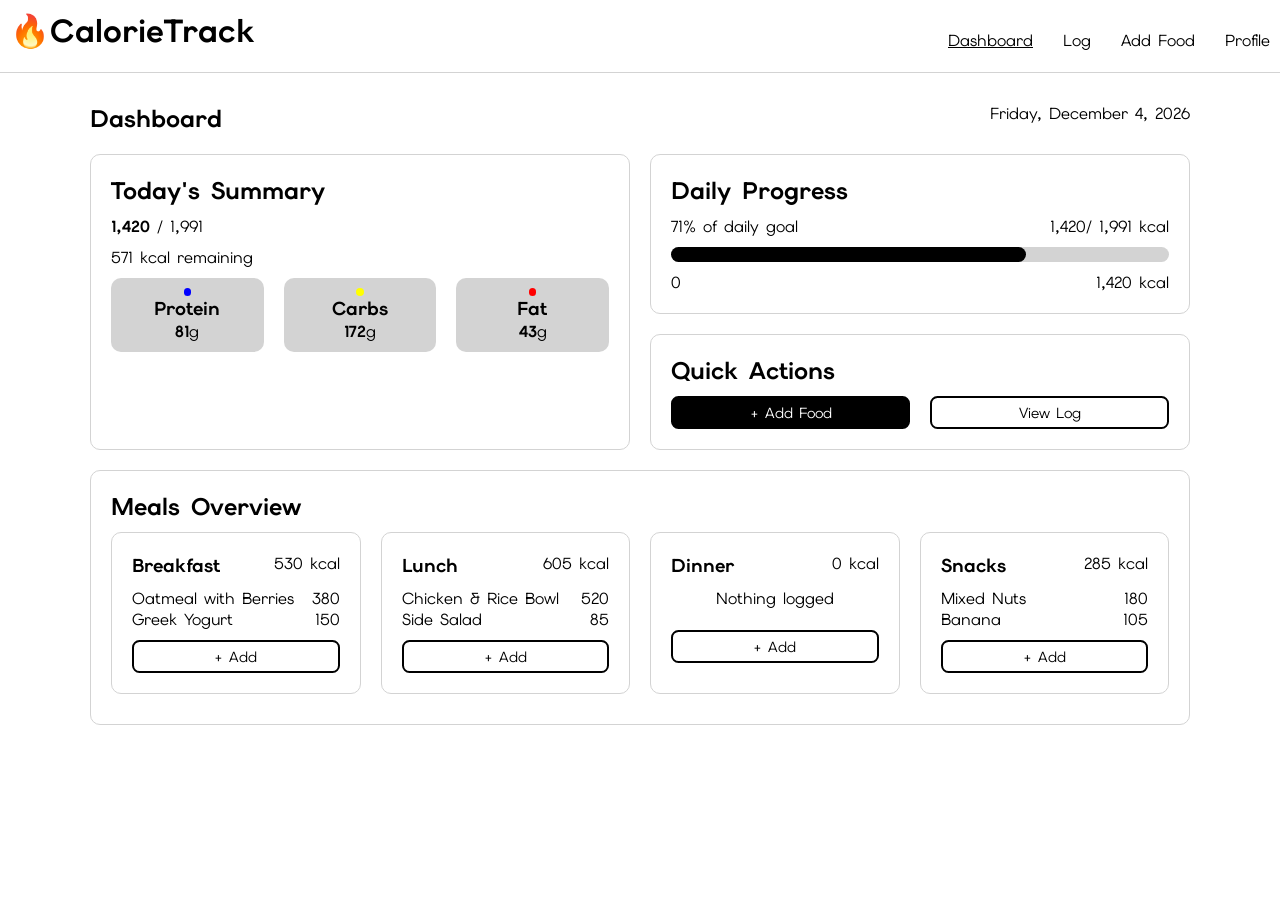
<file: index.html>
<!DOCTYPE html>
<html lang="en">
<head>
    <meta charset="UTF-8">
    <meta name="viewport" content="width=device-width, initial-scale=1.0">
    <title>Dashboard</title>
    <link rel="stylesheet" href="styles.css">
    <link rel="stylesheet" href="index.css">
    <script src="index.js" defer></script>
</head>
<body>

    <header>
        <h1>🔥CalorieTrack</h1>

        <nav>
            <ul>
                <li><a href="index.html" id="currentLink">Dashboard</a></li>
                <li><a href="log.html">Log</a></li>
                <li><a href="add-food.html">Add Food</a></li>
                <li><a href="profile.html">Profile</a></li>
            </ul>
        </nav>

        <img> <!-- DarkMode/LightMode -->
    </header>

    <main>
        <section id="heading">
            <h1>Dashboard</h1>
            <p id="date">Day, Month #, 20XX</p>
        </section>

        <section class="widget" id="summary">
            <h2>Today's Summary</h2>
            <p class="calorieCount"><strong>X,XXX</strong> / X,XXX</p>
            <p class="remainingCalories">xxx kcal remaining</p>

            <div id="macros">
                <section class="macro" id="proteinMacro">
                    <div class="dot" id="blueDot"></div>
                    <h3>Protein</h3>
                    <p><strong>xx</strong>g</p>
                </section>
                <section class="macro" id="carbMacro">
                    <div class="dot" id="yellowDot"></div>
                    <h3>Carbs</h3>
                    <p><strong>xx</strong>g</p>
                </section>
                <section class="macro" id="fatMacro">
                    <div class="dot" id="redDot"></div>
                    <h3>Fat</h3>
                    <p><strong>xx</strong>g</p>
                </section>
            </div>
            
        </section>

        <section class="widget" id="dailyProgress">
            <h2>Daily Progress</h2>
            <p class="percentOfGoal">XX% of daily goal</p>
            <p class="rightAlign fractionalProgress">x,xxx / x,xxx kcal</p>
            <div class="progressBar" id="dailyProgressBar"><div></div></div>
            <p>0</p>
            <p class="rightAlign barCalCount">x,xxx kcal</p>
        </section>

        <section class="widget" id="quickActions">
            <h2>Quick Actions</h2>
            <div id="quickActionButtons">
                <button type="button" class="reverseColor">+ Add Food</button>
                <button type="button">View Log</button>
            </div>
        </section>

        <section class="widget" id="mealsOverview">
            <h2>Meals Overview</h2>

            <div id="mealOverviews">
                <!-- This is what a meal overview would look like

                <section class="mealOverview">
                    <div class="mealOverviewHeader">
                        <h3>Breakfast</h3>
                        <p class="rightAlign total">xxx kcal</p>
                    </div>
                    <div class="foodItems">
                        <div class="foodItem">
                            <p>Food Name</p>
                            <p class="rightAlign">xxx</p>
                        </div>
                        <p class="noFoodItem">Nothing logged</p>
                    </div>
                    <button type="button" class="mealAddButton">+ Add</button>
                </section>

                -->
            </div>
            
        </section>

    </main>
</body>
</html>
</file>
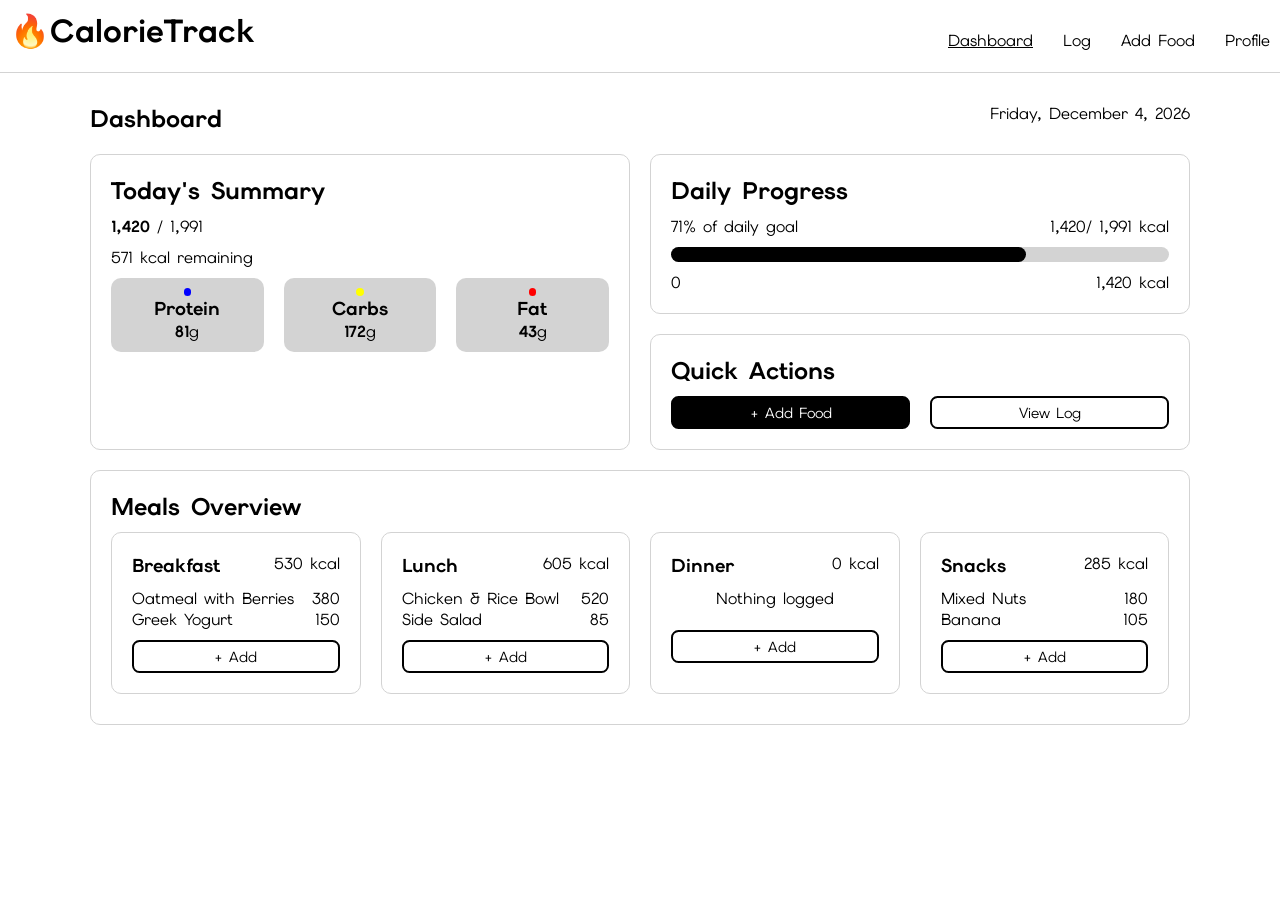
<file: front-end/index.html>
<!DOCTYPE html>
<html lang="en">
<head>
    <meta charset="UTF-8">
    <meta name="viewport" content="width=device-width, initial-scale=1.0">
    <title>Dashboard</title>
    <link rel="stylesheet" href="styles.css">
    <link rel="stylesheet" href="index.css">
    <script src="index.js" defer></script>
</head>
<body>

    <header>
        <h1>🔥CalorieTrack</h1>

        <nav>
            <ul>
                <li><a href="index.html" id="currentLink">Dashboard</a></li>
                <li><a href="log.html">Log</a></li>
                <li><a href="add-food.html">Add Food</a></li>
                <li><a href="profile.html">Profile</a></li>
            </ul>
        </nav>

        <img> <!-- DarkMode/LightMode -->
    </header>

    <main>
        <section id="heading">
            <h1>Dashboard</h1>
            <p id="date">Day, Month #, 20XX</p>
        </section>

        <section class="widget" id="summary">
            <h2>Today's Summary</h2>
            <p class="calorieCount"><strong>X,XXX</strong> / X,XXX</p>
            <p class="remainingCalories">xxx kcal remaining</p>

            <div id="macros">
                <section class="macro" id="proteinMacro">
                    <div class="dot" id="blueDot"></div>
                    <h3>Protein</h3>
                    <p><strong>xx</strong>g</p>
                </section>
                <section class="macro" id="carbMacro">
                    <div class="dot" id="yellowDot"></div>
                    <h3>Carbs</h3>
                    <p><strong>xx</strong>g</p>
                </section>
                <section class="macro" id="fatMacro">
                    <div class="dot" id="redDot"></div>
                    <h3>Fat</h3>
                    <p><strong>xx</strong>g</p>
                </section>
            </div>
            
        </section>

        <section class="widget" id="dailyProgress">
            <h2>Daily Progress</h2>
            <p class="percentOfGoal">XX% of daily goal</p>
            <p class="rightAlign fractionalProgress">x,xxx / x,xxx kcal</p>
            <div class="progressBar" id="dailyProgressBar"><div></div></div>
            <p>0</p>
            <p class="rightAlign barCalCount">x,xxx kcal</p>
        </section>

        <section class="widget" id="quickActions">
            <h2>Quick Actions</h2>
            <div id="quickActionButtons">
                <button type="button" class="reverseColor" onclick="location.href='add-food.html'">+ Add Food</button>
                <button type="button" onclick="location.href='log.html'">View Log</button>
            </div>
        </section>

        <section class="widget" id="mealsOverview">
            <h2>Meals Overview</h2>

            <div id="mealOverviews">
                <!-- This is what a meal overview would look like

                <section class="mealOverview">
                    <div class="mealOverviewHeader">
                        <h3>Breakfast</h3>
                        <p class="rightAlign total">xxx kcal</p>
                    </div>
                    <div class="foodItems">
                        <div class="foodItem">
                            <p>Food Name</p>
                            <p class="rightAlign">xxx</p>
                        </div>
                        <p class="noFoodItem">Nothing logged</p>
                    </div>
                    <button type="button" class="mealAddButton">+ Add</button>
                </section>

                -->
            </div>
            
        </section>

    </main>
</body>
</html>
</file>
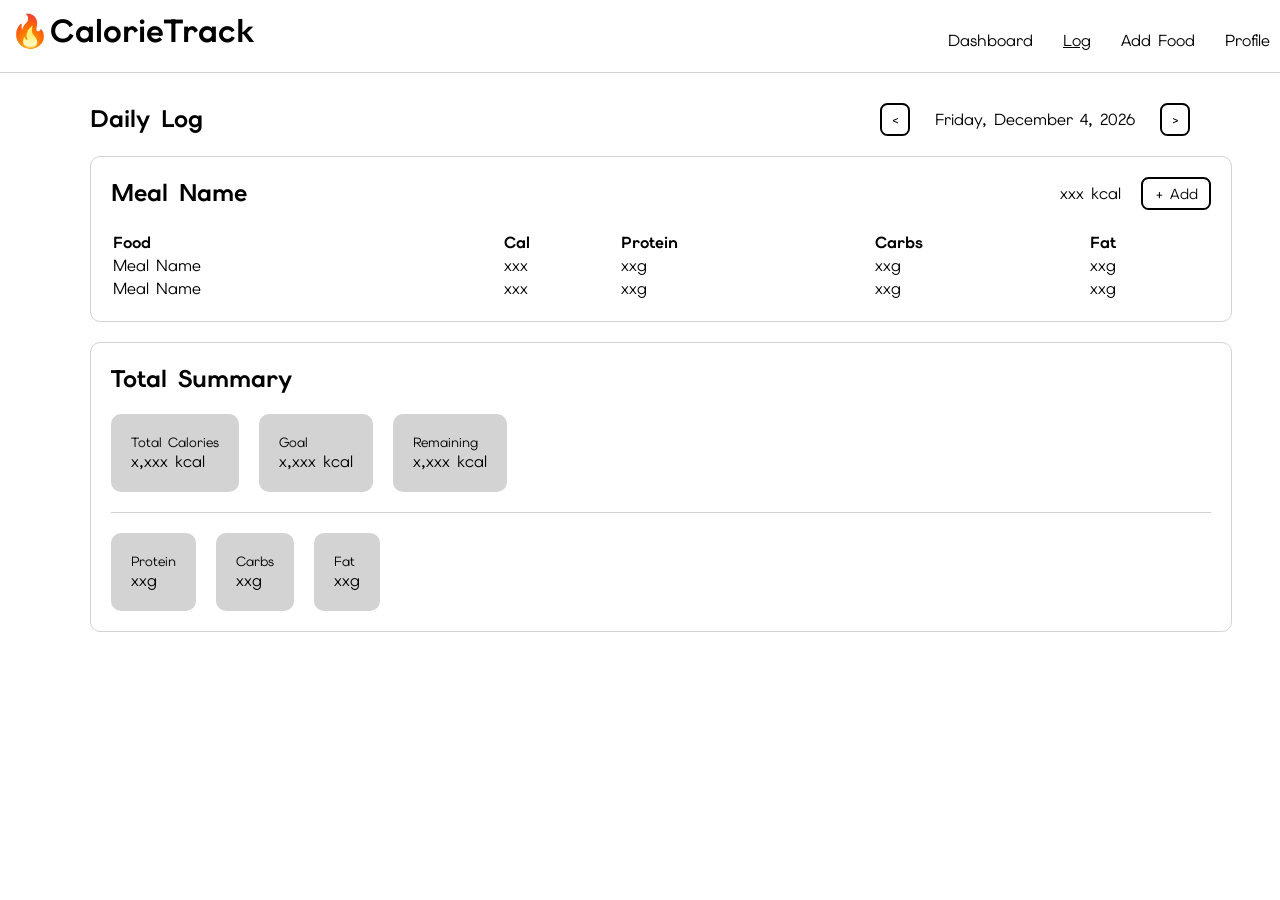
<file: log.html>
<!DOCTYPE html>
<html lang="en">
<head>
    <meta charset="UTF-8">
    <meta name="viewport" content="width=device-width, initial-scale=1.0">
    <title>Log</title>
    <link rel="stylesheet" href="styles.css">
    <link rel="stylesheet" href="log.css">
    <script src="log.js" defer></script>
</head>
<body>
    <header>
        <h1>🔥CalorieTrack</h1>

        <nav>
            <ul>
                <li><a href="index.html">Dashboard</a></li>
                <li><a href="log.html" id="currentLink">Log</a></li>
                <li><a href="add-food.html">Add Food</a></li>
                <li><a href="profile.html">Profile</a></li>
            </ul>
        </nav>

        <img> <!-- DarkMode/LightMode -->
    </header>
    <main>
        <section id="heading">
            <h1> Daily Log</h1>
            <section id="dateInterface">
                <button type="button"><</button>
                <p id="date">Day, Month x, 20XX</p>
                <button type="button">></button>
            </section>
        </section>

        <section id="mealLogs">
            <section class="mealLog">
                <div class="mealHeader">
                    <h2>Meal Name</h2>
                    <p class="rightAlign">xxx kcal</p>
                    <button type="button">+ Add</button>
                </div>
                <table class="mealLogTable">
                    <tr>
                        <th>Food</th>
                        <th>Cal</th>
                        <th>Protein</th>
                        <th>Carbs</th>
                        <th>Fat</th>
                    </tr>
                    <tr>
                        <td>Meal Name</td>
                        <td>xxx</td>
                        <td>xxg</td>
                        <td>xxg</td>
                        <td>xxg</td>
                    </tr>
                    <tr>
                        <td>Meal Name</td>
                        <td>xxx</td>
                        <td>xxg</td>
                        <td>xxg</td>
                        <td>xxg</td>
                    </tr>
                </table>
            </section>
        </section>

        <section id="totalSummary">
            <h2>Total Summary</h2>
            <section id="goalSummary">
                <section id="totalCalories">
                    <h3>Total Calories</h3>
                    <p>x,xxx kcal</p>
                </section>
                <section id="goal">
                    <h3>Goal</h3>
                    <p>x,xxx kcal</p>
                </section>
                <section id="remaining">
                    <h3>Remaining</h3>
                    <p>x,xxx kcal</p>
                </section>
            </section>

            <section id="macros">
                <section id="protein">
                    <h3>Protein</h3>
                    <p>xxg</p>
                </section>
                <section id="carbs">
                    <h3>Carbs</h3>
                    <p>xxg</p>
                </section>
                <section id="fat">
                    <h3>Fat</h3>
                    <p>xxg</p>
                </section>
            </section>
        </section>
    </main>
</body>
</html>
</file>
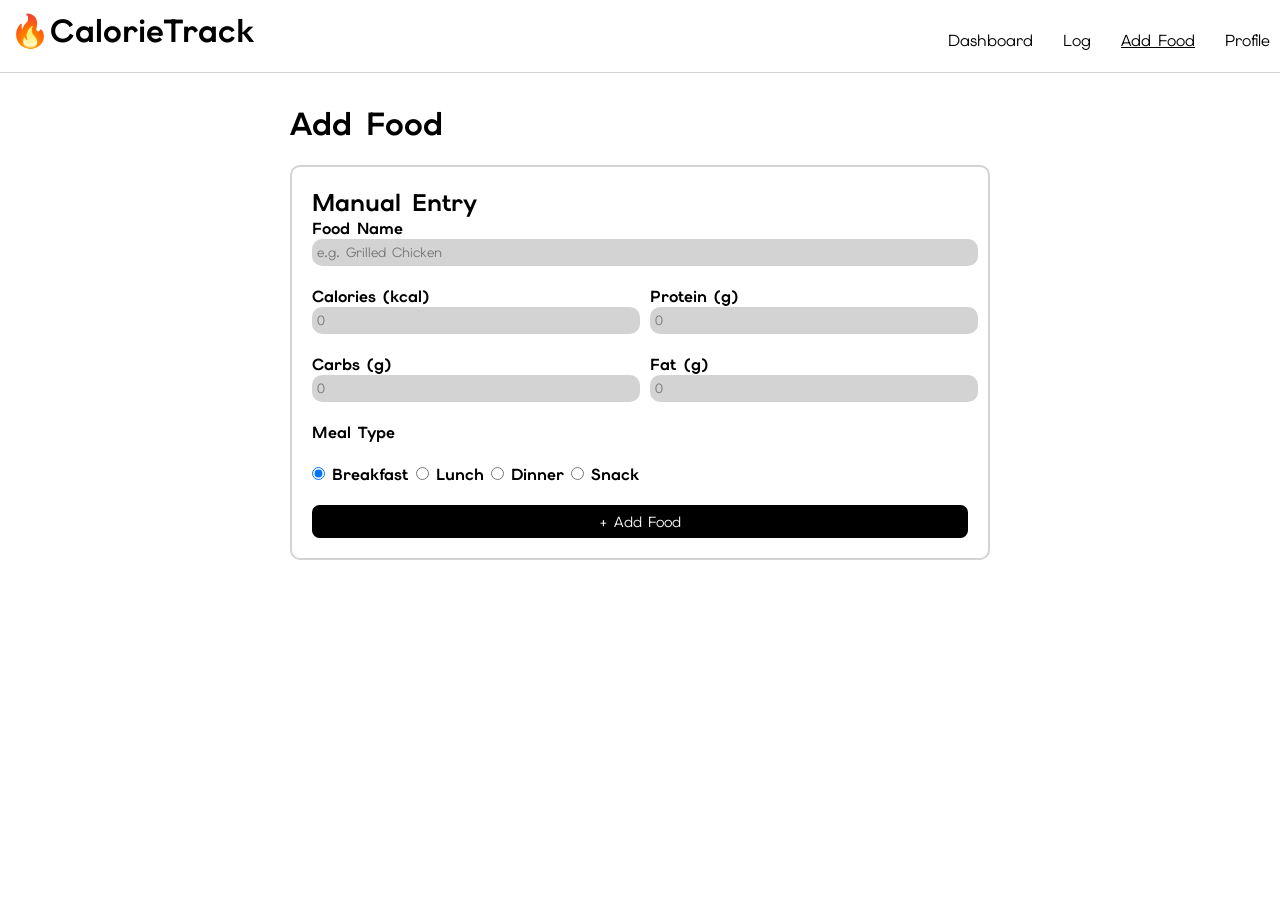
<file: front-end/add-food.html>
<!DOCTYPE html>
<html lang="en">
<head>
    <meta charset="UTF-8">
    <meta name="viewport" content="width=device-width, initial-scale=1.0">
    <title>Add Food</title>
    <link rel="stylesheet" href="styles.css">
    <link rel="stylesheet" href="add-food.css">
    <script src="add-food.js" defer></script>
</head>
<body>
    <header>
        <h1>🔥CalorieTrack</h1>

        <nav>
            <ul>
                <li><a href="index.html">Dashboard</a></li>
                <li><a href="log.html">Log</a></li>
                <li><a href="add-food.html" id="currentLink">Add Food</a></li>
                <li><a href="profile.html">Profile</a></li>
            </ul>
        </nav>

        <img> <!-- DarkMode/LightMode -->
    </header>
    <main>
        <h1>Add Food</h1>

        <!-- <section id="searchSection" class="outline">
            <h2>Search Food</h2>
            <form id="searchForm">
                <input type="text" name="userInput" placeholder="Search food..." required>
                <button type="submit" id="searchButton" class="reverseColor">Search</button>
            </form>
        </section> -->

        <section id="manualEntrySection" class="outline">
            <h2>Manual Entry</h2>
            <form id="manualEntryForm">
                <div class="full">
                    <label for="name">Food Name</label><br>
                    <input type="text" name="name" id="name" placeholder="e.g. Grilled Chicken" required>
                </div>
                <div>
                    <label for="calories">Calories (kcal)</label><br>
                    <input type="number" name="calories" id="calories" placeholder="0" required>
                </div>
                <div>
                    <label for="protein">Protein (g)</label><br>
                    <input type="number" name="protein" id="protein" placeholder="0" required>
                </div>
                <div>
                    <label for="carbs">Carbs (g)</label><br>
                    <input type="number" name="carbs" id="carbs" placeholder="0" required>
                </div>
                <div>
                    <label for="fat">Fat (g)</label><br>
                    <input type="number" name="fat" id="fat" placeholder="0" required>
                </div>
                <fieldset class="full">
                    <legend>Meal Type</legend><br>

                    <input type="radio" name="mealType" value="breakfast" id="breakfast" checked>
                    <label for="breakfast">Breakfast</label>

                    <input type="radio" name="mealType" value="lunch" id="lunch">
                    <label for="lunch">Lunch</label>

                    <input type="radio" name="mealType" value="dinner" id="dinner">
                    <label for="dinner">Dinner</label>

                    <input type="radio" name="mealType" value="snacks" id="snacks">
                    <label for="snacks">Snack</label>
                </fieldset>
                <button type="submit" id="addFoodButton" class="reverseColor full">+ Add Food</button>
            </form>
        </section>
    </main>
</body>
</html>
</file>
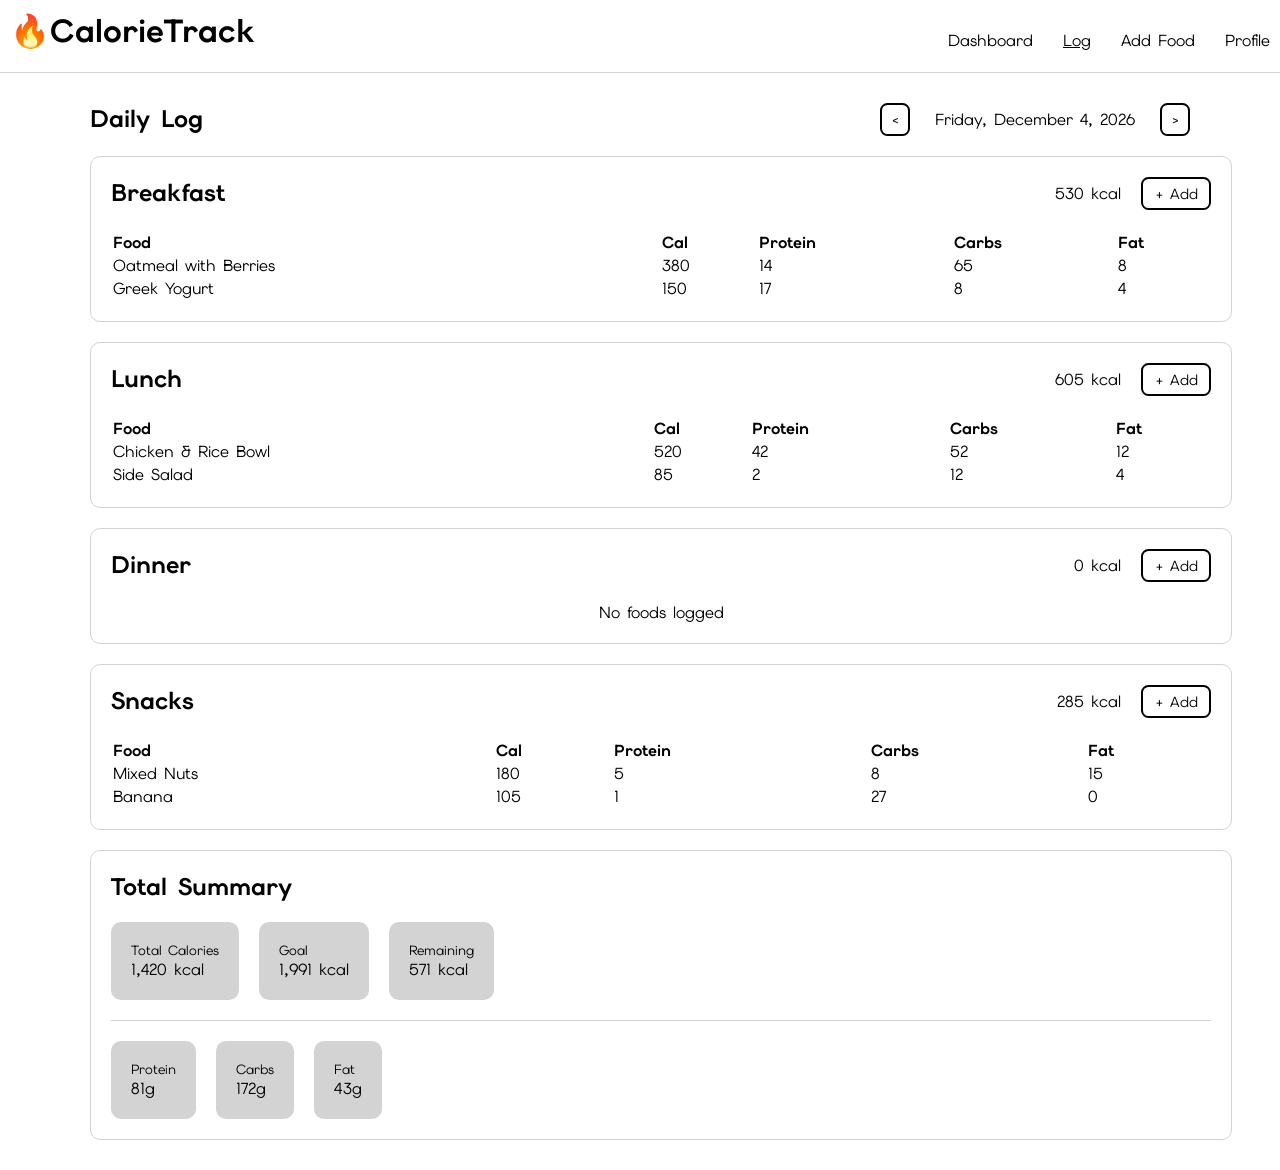
<file: front-end/log.html>
<!DOCTYPE html>
<html lang="en">
<head>
    <meta charset="UTF-8">
    <meta name="viewport" content="width=device-width, initial-scale=1.0">
    <title>Log</title>
    <link rel="stylesheet" href="styles.css">
    <link rel="stylesheet" href="log.css">
    <script src="log.js" defer></script>
</head>
<body>
    <header>
        <h1>🔥CalorieTrack</h1>

        <nav>
            <ul>
                <li><a href="index.html">Dashboard</a></li>
                <li><a href="log.html" id="currentLink">Log</a></li>
                <li><a href="add-food.html">Add Food</a></li>
                <li><a href="profile.html">Profile</a></li>
            </ul>
        </nav>

        <img> <!-- DarkMode/LightMode -->
    </header>
    <main>
        <section id="heading">
            <h1> Daily Log</h1>
            <section id="dateInterface">
                <button type="button"><</button>
                <p id="date">Day, Month x, 20XX</p>
                <button type="button">></button>
            </section>
        </section>

        <section id="mealLogs">
            <!--
            <section class="mealLog">
                <div class="mealHeader">
                    <h2>Meal Name</h2>
                    <p class="rightAlign">xxx kcal</p>
                    <button type="button">+ Add</button>
                </div>
                <table class="mealLogTable">
                    <tr>
                        <th>Food</th>
                        <th>Cal</th>
                        <th>Protein</th>
                        <th>Carbs</th>
                        <th>Fat</th>
                    </tr>
                    <tr>
                        <td>Meal Name</td>
                        <td>xxx</td>
                        <td>xxg</td>
                        <td>xxg</td>
                        <td>xxg</td>
                    </tr>
                    <tr>
                        <td>Meal Name</td>
                        <td>xxx</td>
                        <td>xxg</td>
                        <td>xxg</td>
                        <td>xxg</td>
                    </tr>
                </table>
            </section>
            -->
        </section>

        <section id="totalSummary">
            <h2>Total Summary</h2>
            <section id="goalSummary">
                <section id="totalCalories">
                    <h3>Total Calories</h3>
                    <p>x,xxx kcal</p>
                </section>
                <section id="goal">
                    <h3>Goal</h3>
                    <p>x,xxx kcal</p>
                </section>
                <section id="remaining">
                    <h3>Remaining</h3>
                    <p>x,xxx kcal</p>
                </section>
            </section>

            <section id="macros">
                <section id="protein">
                    <h3>Protein</h3>
                    <p>xxg</p>
                </section>
                <section id="carbs">
                    <h3>Carbs</h3>
                    <p>xxg</p>
                </section>
                <section id="fat">
                    <h3>Fat</h3>
                    <p>xxg</p>
                </section>
            </section>
        </section>
    </main>
</body>
</html>
</file>
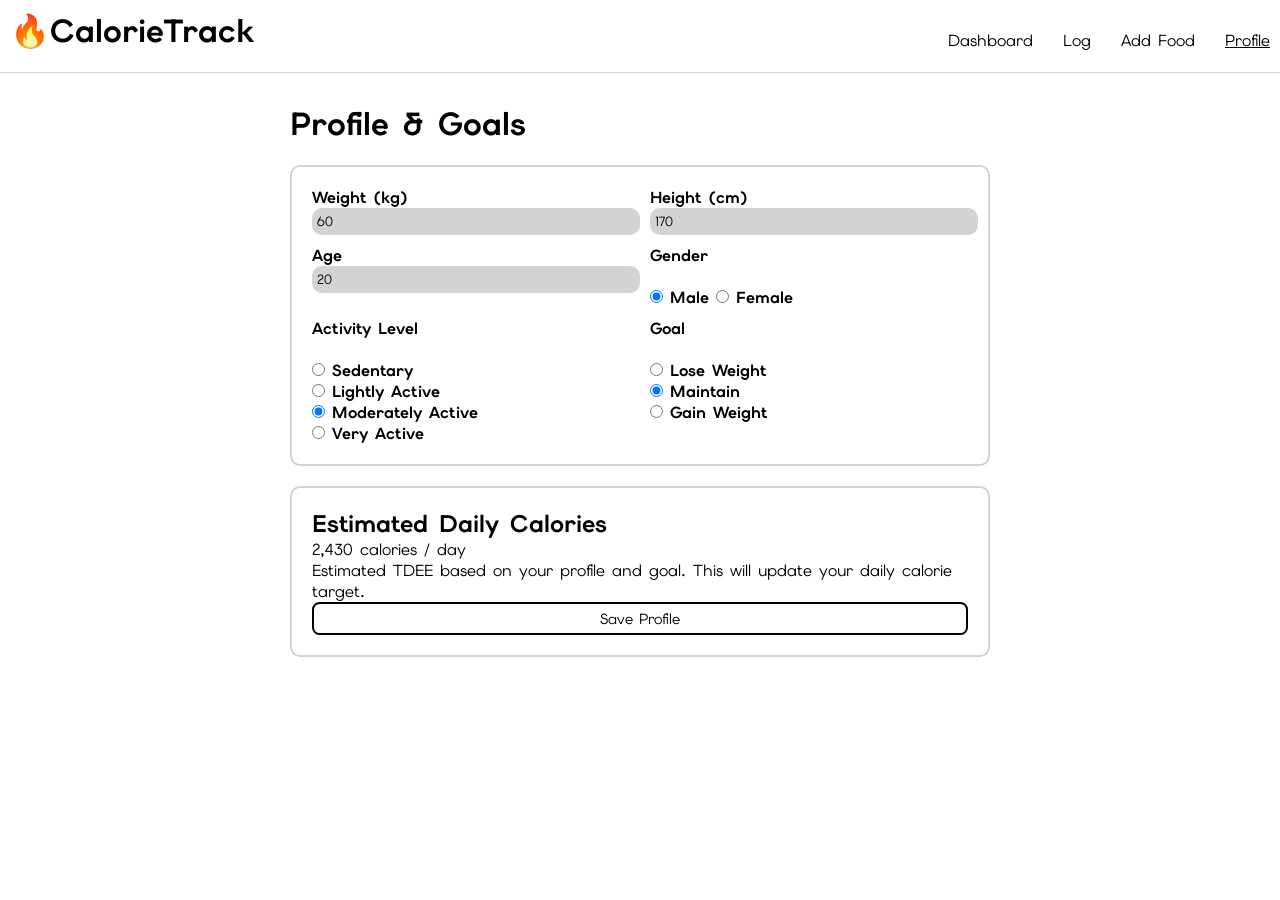
<file: front-end/profile.html>
<!DOCTYPE html>
<html lang="en">
<head>
    <meta charset="UTF-8">
    <meta name="viewport" content="width=device-width, initial-scale=1.0">
    <title>Profile</title>
    <link rel="stylesheet" href="styles.css">
    <link rel="stylesheet" href="profile.css">
    <script src="profile.js" defer></script>
</head>
<body>
    <header>
        <h1>🔥CalorieTrack</h1>

        <nav>
            <ul>
                <li><a href="index.html">Dashboard</a></li>
                <li><a href="log.html">Log</a></li>
                <li><a href="add-food.html">Add Food</a></li>
                <li><a href="profile.html" id="currentLink">Profile</a></li>
            </ul>
        </nav>

        <img> <!-- DarkMode/LightMode -->
    </header>
    <main>
        <h1>Profile & Goals</h1>
        <form id="personalInformationForm">
            <section class="outline" id="mainFormSection">
                <div>
                    <label for="weight">Weight (kg)</label><br>
                    <input type="number" id="weight" name="weight" required>
                </div>
                <div>
                    <label for="height">Height (cm)</label><br>
                    <input type="number" id="height" name="height" required>
                </div>
                <div>
                    <label for="age">Age</label><br>
                    <input type="number" id="age" name="age" required>
                </div>
                <fieldset>
                    <legend>Gender</legend><br>

                    <input type="radio" name="gender" value="male" id="male" checked>
                    <label for="male">Male</label>

                    <input type="radio" name="gender" value="female" id="female">
                    <label for="female">Female</label>
                </fieldset>
                <fieldset>
                    <legend>Activity Level</legend><br>

                    <input type="radio" name="activityLevel" value="sedentary" id="sedentary" checked>
                    <label for="sedentary">Sedentary</label><br>

                    <input type="radio" name="activityLevel" value="light" id="light">
                    <label for="light">Lightly Active</label><br>

                    <input type="radio" name="activityLevel" value="moderate" id="moderate">
                    <label for="moderate">Moderately Active</label><br>

                    <input type="radio" name="activityLevel" value="heavy" id="heavy">
                    <label for="heavy">Very Active</label><br>
                </fieldset>
                <fieldset>
                    <legend>Goal</legend><br>

                    <input type="radio" name="goal" value="loss" id="loss" checked>
                    <label for="loss">Lose Weight</label><br>

                    <input type="radio" name="goal" value="maintain" id="maintain">
                    <label for="maintain">Maintain</label><br>

                    <input type="radio" name="goal" value="gain" id="gain">
                    <label for="gain">Gain Weight</label><br>
                </fieldset>
            </section>

            <section id="finalEstimation" class="outline">
                <h2>Estimated Daily Calories</h2>
                <p>x,xxx calories / day</p>
                <p>Estimated TDEE based on your profile and goal. This will update your daily calorie target.</p>
                <button type="submit" id="save">Save Profile</button>
            </section>
        </form>
    </main>
</body>
</html>
</file>
<file: styles.css>
@import url('https://fonts.googleapis.com/css2?family=Elms+Sans:ital,wght@0,100..900;1,100..900&display=swap');

:root {
    --light-bg-color: white;
    --light-accent-color: lightgray;
    --light-text-color: black;

    --dark-bg-color: black;
    --dark-accent-color: lightgray;
    --dark-text-color: white;
}


* {
    margin: 0;
    padding: 0;
    color: black;
    font-family: "Elms Sans", sans-serif;
}

body {
    background-color: var(--light-bg-color);
}

main {
    display: grid;
    grid-template-columns: 1fr;
    padding: 30px;

    grid-gap: 20px;
    grid-column: 20px;

    max-width: 1100px;
    margin: auto;
}

button {
    background-color: transparent;
    border-style: solid;
    border-radius: 7.5px;
    border-color: --light-text-color;
    padding: 5px;
    font-size: 11pt;
    cursor: pointer;
}

button:hover {
    background-color: var(--light-accent-color);
}

.reverseColor {
    background-color: var(--dark-bg-color);
    color: var(--dark-text-color);
}

.leftAlign {
    text-align: left;
}

.rightAlign {
    text-align: right;
}

#currentLink {
    text-decoration: underline;
}

/* Progress Bar */

.progressBar {
    background-color: var(--light-accent-color);
    border-radius: 100px;
    display: grid;
    grid-template-columns: 50%;
}

.progressBar div {
    border-radius: 100px;
    background-color: var(--light-text-color);
}

/************************ Header ************************/

header {
    border-bottom: 1px solid var(--light-accent-color);
    padding: 10px;
    display: grid;
    grid-template-columns: 1fr 1fr;
    gap: 10px;
}

/* Navigation */

nav ul {
    margin-top: 20px;
    list-style-type: none;
    display: flex;
    justify-content: end;
    gap: 30px;
}

nav ul li a {
    text-decoration: none;
}
</file>
<file: index.css>
/* Header */
#heading {
    grid-column: 1/-1;
    display: grid;
    grid-template-columns: 1fr 1fr;
}

#heading p {
    text-align: right;
}

/********** Widgets **********/

.widget {
    border-style: solid;
    border-color: var(--light-accent-color);
    border-width: 1px;
    border-radius: 10px;
    padding: 20px;
}

/* Today's Summary */

#summary {
    grid-column: 1/2;
    display: flex;
    flex-direction: column;
    row-gap: 10px;
}

#macros {
    display: grid;
    grid-template-columns: 1fr 1fr 1fr;
    gap: 20px;
}

.macro {
    background-color: var(--light-accent-color);
    border-radius: 10px;
    padding: 10px;
    text-align: center;
}

.dot {
    margin: auto;
    border-radius: 100px;
    width: 7.5px;
    height: 7.5px;
}

#blueDot {
    background-color: blue;
}

#yellowDot {
    background-color: yellow;
}

#redDot {
    background-color: red;
}

/* Quick Actions */

#quickActions {
    display: flex;
    flex-direction: column;
    row-gap: 10px;
}

#quickActionButtons {
    display: grid;
    grid-template-columns: 1fr 1fr;
    gap: 20px;
}

/* Daily Progress */

#dailyProgress {
    display: grid;
    grid-template-columns: 1fr 1fr;
    row-gap: 10px;
}

#dailyProgress h2 {
    grid-column: 1/3;
}

#dailyProgressBar {
    grid-column: 1/3;
    width: 100%;
    height: 15px;
}


/* Meals Overview */

#mealsOverview {
    grid-column: 1/-1;
}

#mealOverviews {
    display: grid;
    gap: 20px;
}

.mealOverview {
    border-style: solid;
    border-color: var(--light-accent-color);
    border-width: 1px;
    border-radius: 10px;
    padding: 20px;

    margin-top: 10px;
    margin-bottom: 10px;

    display: flex;
    flex-direction: column;
    row-gap: 10px;
}

.mealOverviewHeader {
    display: grid;
    grid-template-columns: 1px 1fr;
}

.foodItems {
    grid-column: 1/-1;
}

.foodItem {
    display: grid;
    grid-template-columns: 1fr 20%;
}

.mealAddButton {
    grid-column: 1/-1;
    margin: auto;
    width: 100%;
}

.noFoodItem {
    grid-column: 1/-1;
    text-align: center;
}

/************************ Media Queries ************************/

@media screen and (min-width: 1000px) {
    main {
        grid-template-columns: 1fr 1fr;
    }

    #summary {
        grid-column: 1/2;
        grid-row: 2/4;
    }

    #mealOverviews {
        grid-template-columns: repeat(4, 1fr);
    }
}
</file>
<file: front-end/styles.css>
@import url('https://fonts.googleapis.com/css2?family=Elms+Sans:ital,wght@0,100..900;1,100..900&display=swap');

:root {
    --light-bg-color: white;
    --light-accent-color: lightgray;
    --light-text-color: black;

    --dark-bg-color: black;
    --dark-accent-color: lightgray;
    --dark-text-color: white;
}


* {
    margin: 0;
    padding: 0;
    color: black;
    font-family: "Elms Sans", sans-serif;
}

body {
    background-color: var(--light-bg-color);
}

main {
    display: grid;
    grid-template-columns: 1fr;
    padding: 30px;

    grid-gap: 20px;
    grid-column: 20px;

    max-width: 1100px;
    margin: auto;
}

button {
    background-color: transparent;
    border-style: solid;
    border-radius: 7.5px;
    border-color: --light-text-color;
    padding: 5px;
    font-size: 11pt;
    cursor: pointer;
}

button:hover {
    background-color: var(--light-accent-color);
}

fieldset {
    border: none;
    padding: 0;
    margin: 0;
}

label, legend {
    font-weight: bold;
}

input[type="text"], input[type="number"] {
    width: 100%;
    padding: 5px;
    border-radius: 10px;
    background-color: var(--light-accent-color);
    border: none;
}

.reverseColor {
    background-color: var(--dark-bg-color);
    color: var(--dark-text-color);
}

.leftAlign {
    text-align: left;
}

.centerAlign {
    text-align: center;
}

.rightAlign {
    text-align: right;
}

#currentLink {
    text-decoration: underline;
}

.outline {
    border: solid 2px var(--light-accent-color);
    border-radius: 10px;
    padding: 20px;
}

/* Progress Bar */

.progressBar {
    background-color: var(--light-accent-color);
    border-radius: 100px;
    display: grid;
    grid-template-columns: 50%;
}

.progressBar div {
    border-radius: 100px;
    background-color: var(--light-text-color);
}

/************************ Header ************************/

header {
    border-bottom: 1px solid var(--light-accent-color);
    padding: 10px;
    display: grid;
    grid-template-columns: 1fr 1fr;
    gap: 10px;
}

/* Navigation */

nav ul {
    margin-top: 20px;
    list-style-type: none;
    display: flex;
    justify-content: end;
    gap: 30px;
}

nav ul li a {
    text-decoration: none;
}
</file>
<file: front-end/index.css>
/* Header */
#heading {
    grid-column: 1/-1;
    display: grid;
    grid-template-columns: 1fr 1fr;
}

#heading p {
    text-align: right;
}

/********** Widgets **********/

.widget {
    border-style: solid;
    border-color: var(--light-accent-color);
    border-width: 1px;
    border-radius: 10px;
    padding: 20px;
}

/* Today's Summary */

#summary {
    grid-column: 1/2;
    display: flex;
    flex-direction: column;
    row-gap: 10px;
}

#macros {
    display: grid;
    grid-template-columns: 1fr 1fr 1fr;
    gap: 20px;
}

.macro {
    background-color: var(--light-accent-color);
    border-radius: 10px;
    padding: 10px;
    text-align: center;
}

.dot {
    margin: auto;
    border-radius: 100px;
    width: 7.5px;
    height: 7.5px;
}

#blueDot {
    background-color: blue;
}

#yellowDot {
    background-color: yellow;
}

#redDot {
    background-color: red;
}

/* Quick Actions */

#quickActions {
    display: flex;
    flex-direction: column;
    row-gap: 10px;
}

#quickActionButtons {
    display: grid;
    grid-template-columns: 1fr 1fr;
    gap: 20px;
}

/* Daily Progress */

#dailyProgress {
    display: grid;
    grid-template-columns: 1fr 1fr;
    row-gap: 10px;
}

#dailyProgress h2 {
    grid-column: 1/3;
}

#dailyProgressBar {
    grid-column: 1/3;
    width: 100%;
    height: 15px;
}


/* Meals Overview */

#mealsOverview {
    grid-column: 1/-1;
}

#mealOverviews {
    display: grid;
    gap: 20px;
}

.mealOverview {
    border-style: solid;
    border-color: var(--light-accent-color);
    border-width: 1px;
    border-radius: 10px;
    padding: 20px;

    margin-top: 10px;
    margin-bottom: 10px;

    display: flex;
    flex-direction: column;
    row-gap: 10px;
}

.mealOverviewHeader {
    display: grid;
    grid-template-columns: 1px 1fr;
}

.foodItems {
    grid-column: 1/-1;
}

.foodItem {
    display: grid;
    grid-template-columns: 1fr 20%;
}

.mealAddButton {
    grid-column: 1/-1;
    margin: auto;
    width: 100%;
}

.noFoodItem {
    grid-column: 1/-1;
    text-align: center;
}

/************************ Media Queries ************************/

@media screen and (min-width: 1000px) {
    main {
        grid-template-columns: 1fr 1fr;
    }

    #summary {
        grid-column: 1/2;
        grid-row: 2/4;
    }

    #mealOverviews {
        grid-template-columns: repeat(4, 1fr);
    }
}
</file>
<file: log.css>
/********* Heading **********/

#heading {
    display: grid;
    grid-template-columns: 1fr 1fr;
}

#dateInterface {
    justify-self: end;
    text-align: center;
    display: grid;
    grid-template-columns: 30px 250px 30px;
}

#date {
    margin-top: auto;
    margin-bottom: auto;
}


/********* Meal Logs **********/

.mealLog {
    width: 100%;
    border: solid 1px var(--light-accent-color);
    border-radius: 10px;
    padding: 20px;
}

/* Meal Header */

.mealHeader {
    display: grid;
    grid-template-columns: 1fr 1fr 70px;
    gap: 20px;
    margin-bottom: 20px;
}

.mealHeader p {
    margin-top: auto;
    margin-bottom: auto;
}

/* Meal Log Table */

.mealLogTable {
    width: 100%;
}

.mealLogTable tr th {
    text-align: left;
}

/********* Total Summary **********/

#totalSummary {
    width: 100%;
    border: solid 1px var(--light-accent-color);
    border-radius: 10px;
    padding: 20px;
}

#totalSummary h3 {
    font-size: 10pt;
    font-weight: normal;
}

#goalSummary {
    margin-top: 20px;
    padding-bottom: 20px;
    border-bottom: solid 1px var(--light-accent-color);
}

#macros {
    padding-top: 20px;
}

#goalSummary, #macros {
    display: flex;
    gap: 20px;
}

#goalSummary section, #macros section{
    border-radius: 10px;
    padding: 20px;
    background-color: var(--light-accent-color);
}

#totalCalories {
    background-color: var(--dark-bg-color);
    color: var(--dark-text-color);
}
</file>
<file: front-end/add-food.css>
main {
    max-width: 700px;
}

/********** Search Section **********/

#searchSection {
    display: flex;
    flex-direction: column;
    row-gap: 10px;
}

#searchForm {
    display: flex;
    gap: 10px;
}

/********** Manual Entry **********/

#manualEntryForm {
    display: grid;
    grid-template-columns: 1fr 1fr;
    row-gap: 10px;
    gap: 20px;
}

.full {
    grid-column: 1/3;
}
</file>
<file: front-end/log.css>
/********* Heading **********/

#heading {
    display: grid;
    grid-template-columns: 1fr 1fr;
}

#dateInterface {
    justify-self: end;
    text-align: center;
    display: grid;
    grid-template-columns: 30px 250px 30px;
}

#date {
    margin-top: auto;
    margin-bottom: auto;
}


/********* Meal Logs **********/

#mealLogs {
    display: flex;
    flex-direction: column;
    gap: 20px;
}

.mealLog {
    width: 100%;
    border: solid 1px var(--light-accent-color);
    border-radius: 10px;
    padding: 20px;
}

/* Meal Header */

.mealHeader {
    display: grid;
    grid-template-columns: 1fr 1fr 70px;
    gap: 20px;
    margin-bottom: 20px;
}

.mealHeader p {
    margin-top: auto;
    margin-bottom: auto;
}

/* Meal Log Table */

.mealLogTable {
    width: 100%;
}

.mealLogTable tr th {
    text-align: left;
}

/********* Total Summary **********/

#totalSummary {
    width: 100%;
    border: solid 1px var(--light-accent-color);
    border-radius: 10px;
    padding: 20px;
}

#totalSummary h3 {
    font-size: 10pt;
    font-weight: normal;
}

#goalSummary {
    margin-top: 20px;
    padding-bottom: 20px;
    border-bottom: solid 1px var(--light-accent-color);
}

#macros {
    padding-top: 20px;
}

#goalSummary, #macros {
    display: flex;
    gap: 20px;
}

#goalSummary section, #macros section{
    border-radius: 10px;
    padding: 20px;
    background-color: var(--light-accent-color);
}

#totalCalories {
    background-color: var(--dark-bg-color);
    color: var(--dark-text-color);
}
</file>
<file: front-end/profile.css>
main {
    max-width: 700px;
}

#personalInformationForm {
    display: flex;
    flex-direction: column;
    gap: 20px;
}

#mainFormSection {
    display: grid;
    grid-template-columns: 1fr 1fr;
    gap: 20px;
    row-gap: 10px;
}

#finalEstimation button {
    width: 100%;
}
</file>
